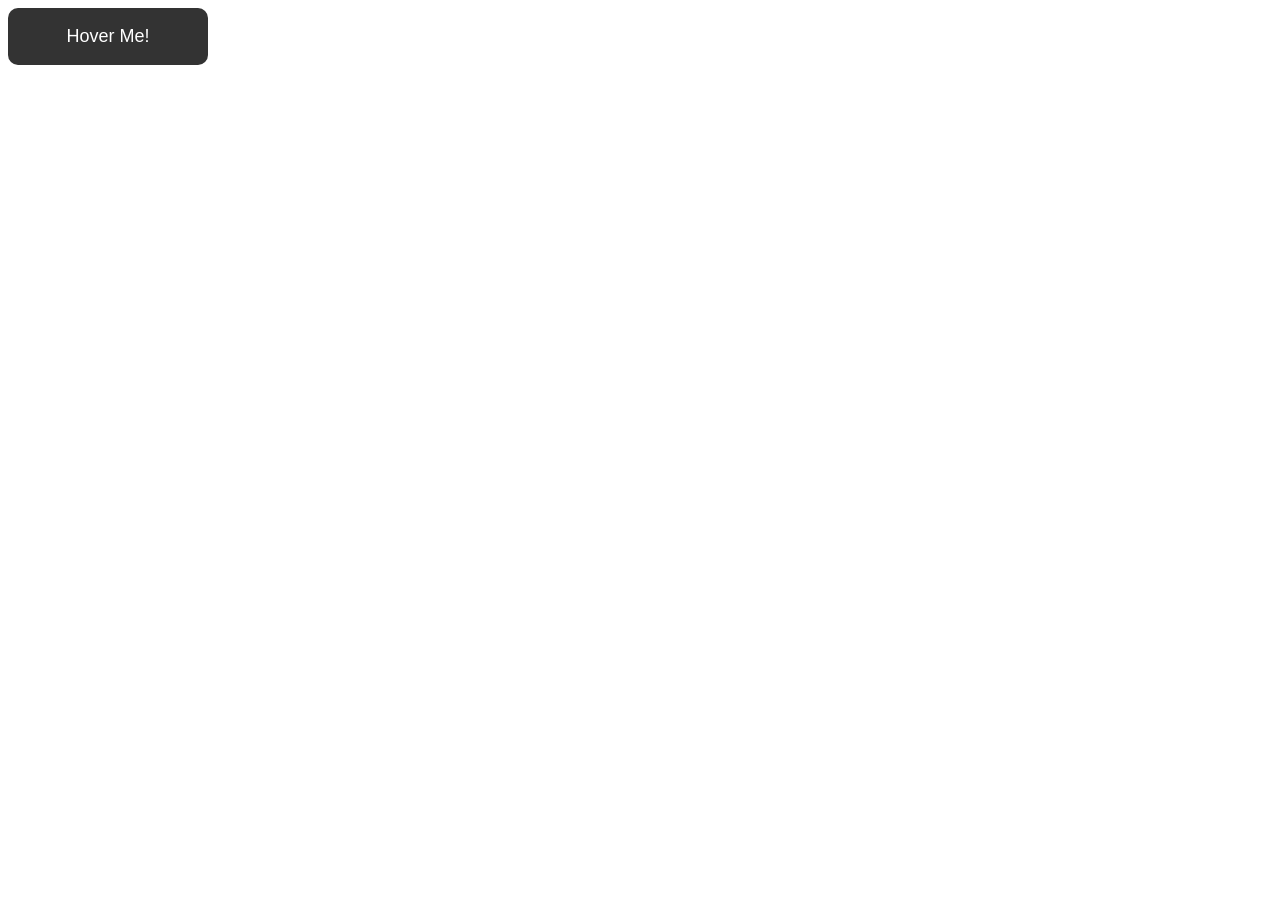
<file: buttons-animation.html>
<!DOCTYPE html>
<html lang="en">
<head>
    <meta charset="UTF-8">
    <meta name="viewport" content="width=device-width, initial-scale=1.0">
    <link rel="stylesheet" href="button.css">
    <title>Document</title>
</head>
<body>
    <button class="btn">Hover Me!</button>
    
</body>
</html>
</file>
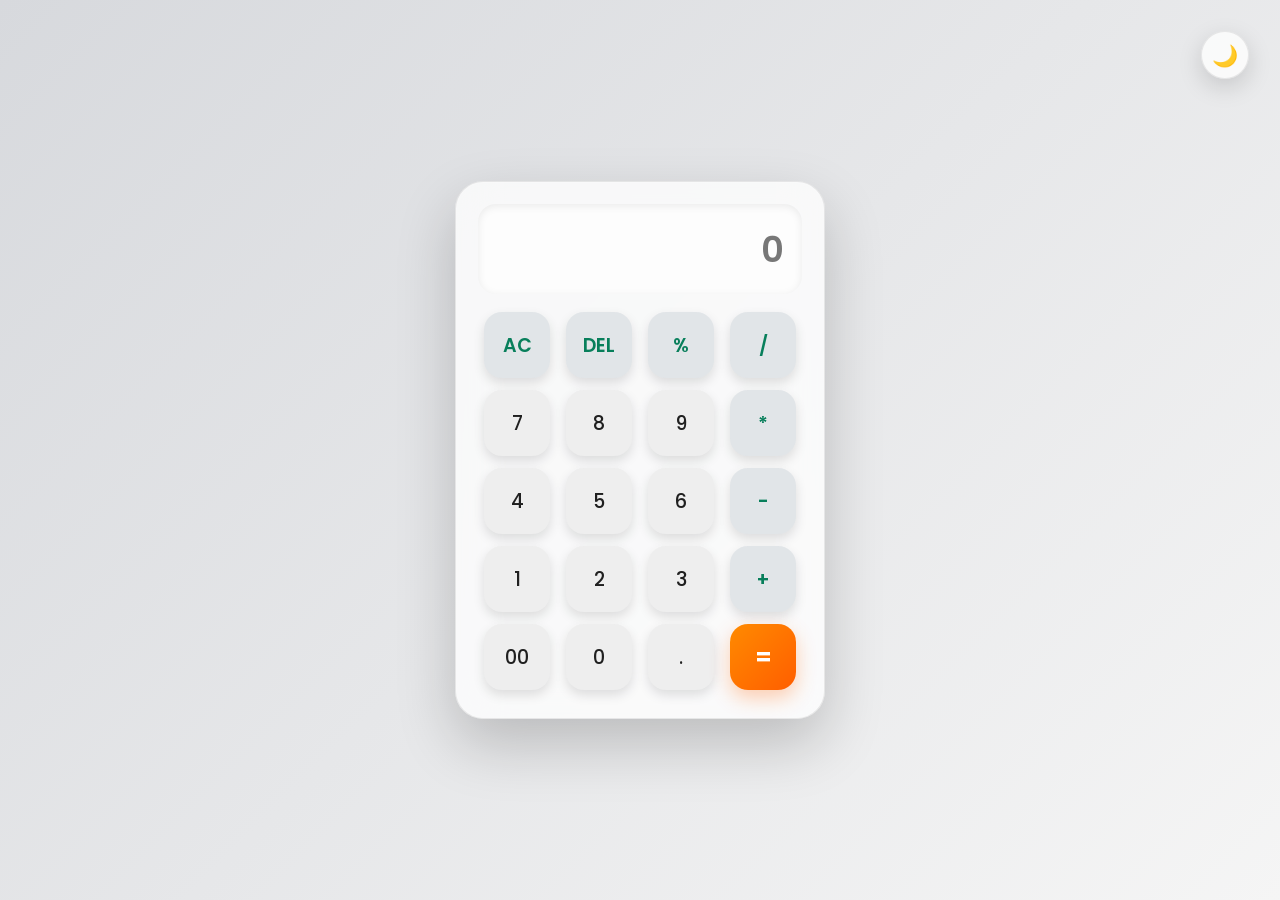
<file: calculator-app.html>
<!DOCTYPE html><html lang="en"><head>
    <meta charset="UTF-8">
    <meta name="viewport" content="width=device-width, initial-scale=1.0">
    <title>Professional Calculator</title><link rel="stylesheet" href="calculator.css">

</head><body>
<button class="theme-toggle" id="themeToggle" title="Change Theme">
    🌙
</button>

<div class="calculator">

  

    <input type="text" id="inputBox" placeholder="0" readonly>

    <div>
        <button class="operator">AC</button>
        <button class="operator">DEL</button>
        <button class="operator">%</button>
        <button class="operator">/</button>
    </div>

    <div>
        <button>7</button>
        <button>8</button>
        <button>9</button>
        <button class="operator">*</button>
    </div>

    <div>
        <button>4</button>
        <button>5</button>
        <button>6</button>
        <button class="operator">-</button>
    </div>

    <div>
        <button>1</button>
        <button>2</button>
        <button>3</button>
        <button class="operator">+</button>
    </div>

    <div>
        <button>00</button>
        <button>0</button>
        <button>.</button>
        <button class="equal1Btn">=</button>
    </div>

</div>

<script src="calculator.js"></script>

</body>
</html>
</file>
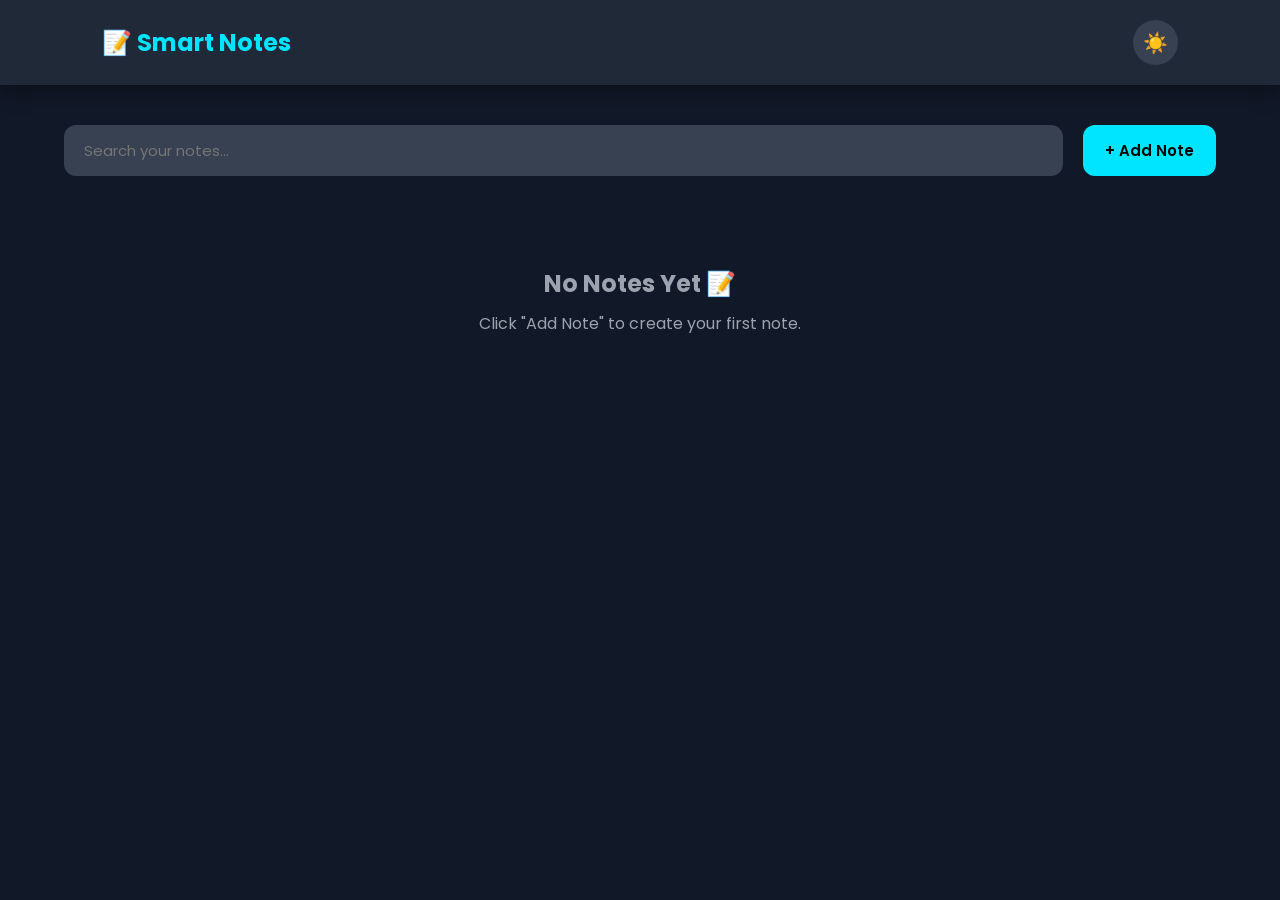
<file: note-app.html>
<!DOCTYPE html>
<html lang="en">
<head>
<meta charset="UTF-8">
<meta name="viewport" content="width=device-width, initial-scale=1.0">

<title>Smart Notes App</title>
<link rel="stylesheet" href="note.css">
<link href="https://fonts.googleapis.com/css2?family=Poppins:wght@400;500;600;700&display=swap" rel="stylesheet">
</head>

<body>

<header>

    <div class="logo">📝 Smart Notes</div>

    <div class="header-right">

        <button class="theme-btn" id="themeBtn">🌙</button>

    </div>

</header>


<div class="container">

    <div class="top">

        <div class="search-box">
            <input
                type="text"
                id="search"
                placeholder="Search your notes..."
            >
        </div>

        <button class="add-btn" id="addBtn">
            + Add Note
        </button>

    </div>


    <div class="notes-container" id="notesContainer">

    </div>

</div>


<!-- MODAL -->

<div class="modal" id="modal">

    <div class="modal-box">

        <h2 id="modalTitle">Add New Note</h2>

        <input
            type="text"
            id="noteTitle"
            placeholder="Note title..."
        >

        <textarea
            id="noteText"
            placeholder="Write your note..."
        ></textarea>


        <div class="modal-actions">

            <button class="cancel-btn" id="cancelBtn">
                Cancel
            </button>

            <button class="save-btn" id="saveBtn">
                Save Note
            </button>

        </div>

    </div>

</div>


<script src="note.js"></script>



</body>
</html>
</file>
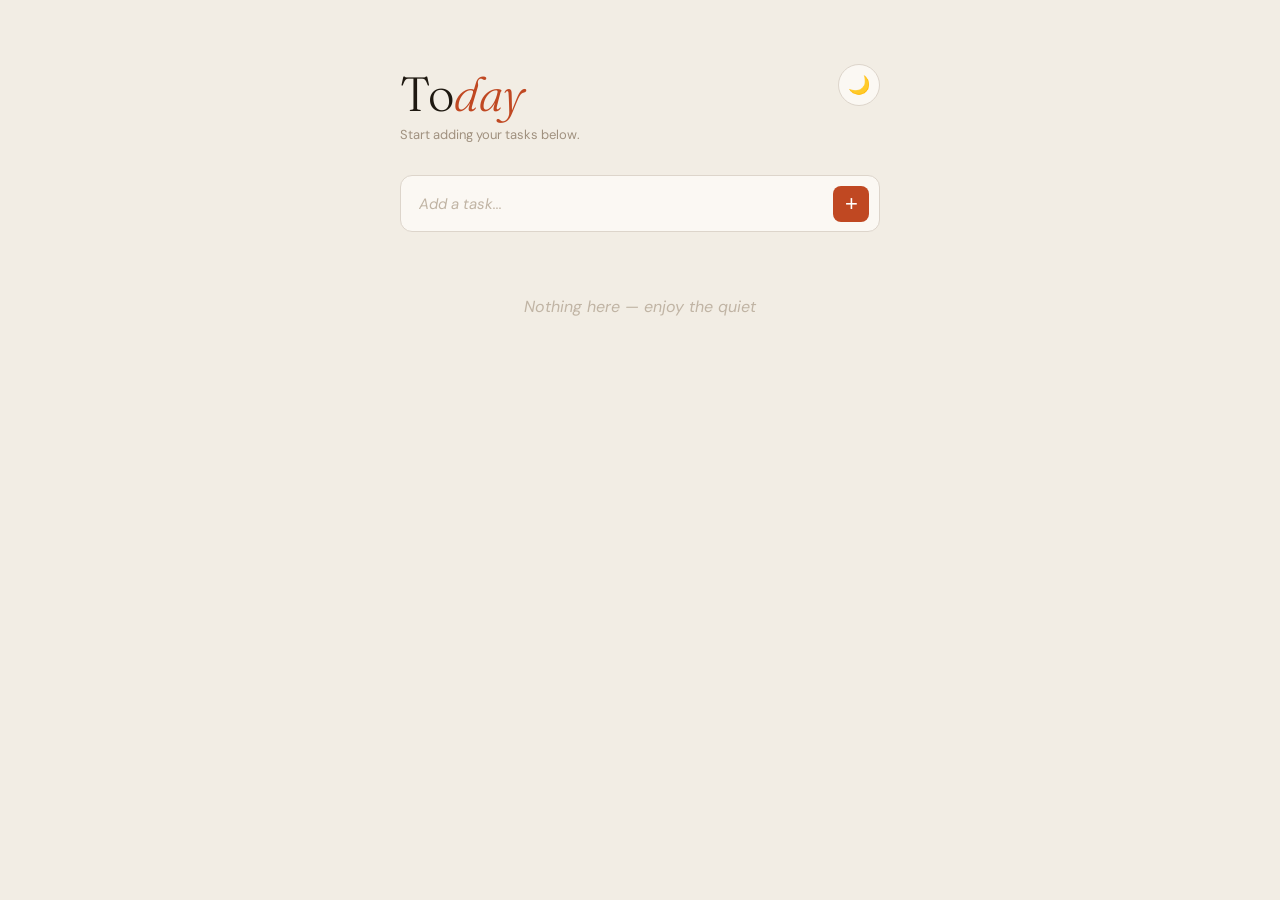
<file: todo-list.html>
<!DOCTYPE html>
<html lang="en">
<head>
    <meta charset="UTF-8">
    <meta name="viewport" content="width=device-width, initial-scale=1.0">
    <title>To Do List</title>
    
    <link rel="preconnect" href="https://fonts.googleapis.com">
    <link rel="preconnect" href="https://fonts.gstatic.com" crossorigin>
    
    <link href="https://fonts.googleapis.com/css2?family=DM+Sans:wght@400;500;600;700&family=Fraunces:opsz,wght@9..144,300;9..144,400&display=swap" rel="stylesheet">

    <link rel="stylesheet" href="todo.css">
</head>

<body>

    <div class="wrap">

        <div class="top-header">
            <div>
                <h1>To<i>day</i></h1>
                <p class="sub" id="sub">Start adding your tasks below.</p>
            </div>

            <button class="theme-btn" id="themeBtn">🌙</button>
        </div>

        <div class="input-row">
            <input type="text" id="inp" placeholder="Add a task..." maxlength="100">
            <button class="add" onclick="add()">+</button>
        </div>

        <ul id="list"></ul>

        <p class="empty" id="empty">Nothing here — enjoy the quiet</p>

    </div>

    <script src="todo.js"></script>

</body>
</html>
</file>
<file: button.css>
.btn{
    padding: 18px 40px;
    font-size: 18px;
    min-width: 200px;
    border: none;
    outline: none;
    color: #fff;
    cursor: pointer;
    position: relative;
    z-index: 0;
    border-radius: 12px;
}

.btn::after{
    content: "";
    z-index: -2;
    position: absolute;
    width: 100%;
    height: 100%;
    background-color: #333;
    left: 0;
    top: 0;
    border-radius: 10px;
}

.btn::before{
    content:"";
    background: linear-gradient(
        45deg,
        #ff0000, #ff7300, #fffb00, #48ff00,
        #00ffd5, #002bff, #ff00c8, #ff0000
    );
    position: absolute;
    top: -2px;
    left: -2px;
    background-size: 600%;
    background-position: 0 0;
    z-index: -1;
    width: calc(100% + 4px);
    height: calc(100% + 4px);
    filter: blur(15px);
    animation: glowing 20s linear infinite;
    transition: opacity .3s ease-in-out;
    border-radius: 10px;
    opacity: 0;
}

@keyframes glowing{
    0% {background-position:0 0;}
    50% {background-position:400% 0;}
    100% {background-position:0 0;}
}

.btn:hover::before{
    opacity: 1;
}

.btn:active::after{
    background: transparent;
}

.btn:active{
    color: #000;
    font-weight: bold;
}
</file>
<file: calculator.css>
@import url('https://fonts.googleapis.com/css2?family=Poppins:wght@400;500;600;700&display=swap');

* {
  margin: 0;
  padding: 0;
  box-sizing: border-box;
  font-family: 'Poppins', sans-serif;
  }

:root {
--body-bg: linear-gradient(135deg, #d7d9dd, #f5f5f5);
--calculator-bg: rgba(255, 255, 255, 0.75);
--calculator-border: rgba(0, 0, 0, 0.08);

--display-bg: rgba(255, 255, 255, 0.65);
--display-text: #171717;
--placeholder: #777;

--button-bg: #eeeeee;
--button-text: #202020;
--button-shadow: rgba(0, 0, 0, 0.12);

--operator-bg: #e1e5e8;
--operator-color: #087f5b;

--equal-bg: linear-gradient(135deg, #ff8a00, #ff5e00);
--equal-text: #ffffff;

--header-text: #222;
--pro-bg: #222;
--pro-text: #fff;

}

body.dark {
--body-bg: linear-gradient(135deg, #050505, #151a22);
--calculator-bg: rgba(20, 24, 30, 0.88);
--calculator-border: rgba(255, 255, 255, 0.12);

--display-bg: rgba(0, 0, 0, 0.25);
--display-text: #ffffff;
--placeholder: #aaa;

--button-bg: #20252d;
--button-text: #ffffff;
--button-shadow: rgba(255, 255, 255, 0.06);

--operator-bg: #252c35;
--operator-color: #6dee0a;

--equal-bg: linear-gradient(135deg, #ff8a00, #ff5e00);
--equal-text: #ffffff;

--header-text: #ffffff;
--pro-bg: #00a8ff;
--pro-text: #ffffff;

}

body {
width: 100%;
min-height: 100vh;

display: flex;
justify-content: center;
align-items: center;

background: var(--body-bg);

transition: background 0.4s ease;

}



.theme-toggle {
position: fixed;
top: 25px;
right: 25px;

width: 48px;
height: 48px;

border: 1px solid var(--calculator-border);
border-radius: 50%;

background: var(--calculator-bg);
color: var(--button-text);

font-size: 21px;

cursor: pointer;

box-shadow: 0 8px 25px rgba(0, 0, 0, 0.15);

transition: 0.3s ease;

}

.theme-toggle:hover {
transform: rotate(15deg) scale(1.08);
}

.theme-toggle:active {
transform: scale(0.9);
}



.calculator {
width: 370px;

padding: 22px;

border: 1px solid var(--calculator-border);
border-radius: 28px;

background: var(--calculator-bg);

backdrop-filter: blur(20px);
-webkit-backdrop-filter: blur(20px);

box-shadow:
    0 25px 60px rgba(0, 0, 0, 0.2),
    inset 0 1px 0 rgba(255, 255, 255, 0.15);

transition:
    background 0.4s ease,
    box-shadow 0.4s ease,
    border 0.4s ease;

}



.calculator-header {
display: flex;
justify-content: space-between;
align-items: center;

margin: 2px 5px 14px;

color: var(--header-text);

font-size: 17px;
font-weight: 600;

}

.calculator-header small {
padding: 4px 9px;

border-radius: 8px;

background: var(--pro-bg);
color: var(--pro-text);

font-size: 9px;
letter-spacing: 1px;

}



input {
width: 100%;
height: 90px;

border: none;
outline: none;

border-radius: 18px;

padding: 15px 18px;
margin-bottom: 12px;

background: var(--display-bg);

color: var(--display-text);

text-align: right;

font-size: 35px;
font-weight: 600;

box-shadow:
    inset 0 2px 8px rgba(0, 0, 0, 0.08);

transition: 0.3s ease;

}

input::placeholder {
color: var(--placeholder);
}




.calculator div:not(.calculator-header) {
display: flex;
justify-content: space-between;
}

button {
width: 66px;
height: 66px;

margin: 6px;

border: none;
border-radius: 18px;

background: var(--button-bg);
color: var(--button-text);

font-size: 19px;
font-weight: 500;

cursor: pointer;

box-shadow:
    0 5px 12px var(--button-shadow);

transition:
    transform 0.15s ease,
    box-shadow 0.15s ease,
    background 0.3s ease,
    color 0.3s ease;

}

button:hover {
transform: translateY(-3px);

box-shadow:
    0 9px 18px var(--button-shadow);

}

button:active {
transform: scale(0.90);
}




.operator {
background: var(--operator-bg);
color: var(--operator-color);
font-weight: 600;
}

/* Equal Button */

.equal1Btn {
background: var(--equal-bg);
color: var(--equal-text);

font-size: 23px;
font-weight: 700;

box-shadow:
    0 8px 20px rgba(255, 100, 0, 0.3);

}

.equal1Btn:hover {
box-shadow:
0 12px 25px rgba(255, 100, 0, 0.4);
}



@media (max-width: 430px) {

.calculator {
    width: calc(100% - 28px);
    padding: 18px;
}

button {
    width: 60px;
    height: 60px;

    margin: 5px;

    border-radius: 16px;
}

input {
    height: 82px;
    font-size: 30px;
}

.theme-toggle {
    top: 15px;
    right: 15px;
}

}
</file>
<file: note.css>
@import url('https://fonts.googleapis.com/css2?family=Poppins:wght@400;500;600;700&display=swap');
*
{
    margin:0;
    padding:0;
    box-sizing:border-box;
    font-family:'Poppins',sans-serif;
}

:root{
    --bg:#111827;
    --card:#1f2937;
    --text:#ffffff;
    --input:#374151;
    --accent:#00e5ff;
    --danger:#ff4d4d;
    --shadow:rgba(0,0,0,.4);
}

body.light{
    --bg:#f3f4f6;
    --card:#ffffff;
    --text:#111827;
    --input:#e5e7eb;
    --accent:#0077ff;
    --shadow:rgba(0,0,0,.15);
}

body{
    background:var(--bg);
    color:var(--text);
    min-height:100vh;
    transition:.4s;
}



header{
    display:flex;
    justify-content:space-between;
    align-items:center;
    padding:20px 8%;
    background:var(--card);
    box-shadow:0 5px 20px var(--shadow);
    position:sticky;
    top:0;
    z-index:100;
}

.logo{
    font-size:24px;
    font-weight:700;
    color:var(--accent);
}

.header-right{
    display:flex;
    align-items:center;
    gap:15px;
}

.theme-btn{
    width:45px;
    height:45px;
    border:none;
    border-radius:50%;
    background:var(--input);
    color:var(--text);
    font-size:20px;
    cursor:pointer;
    transition:.3s;
}

.theme-btn:hover{
    transform:rotate(25deg) scale(1.1);
}



.container{
    width:90%;
    max-width:1200px;
    margin:auto;
    padding:40px 0;
}



.top{
    display:flex;
    justify-content:space-between;
    align-items:center;
    gap:20px;
    margin-bottom:30px;
}

.search-box{
    flex:1;
    position:relative;
}

.search-box input{
    width:100%;
    padding:14px 20px;
    border:none;
    outline:none;
    border-radius:12px;
    background:var(--input);
    color:var(--text);
    font-size:15px;
}

.add-btn{
    border:none;
    padding:14px 22px;
    border-radius:12px;
    background:var(--accent);
    color:#000;
    font-weight:600;
    cursor:pointer;
    font-size:15px;
    transition:.3s;
}

.add-btn:hover{
    transform:translateY(-3px);
    box-shadow:0 8px 20px rgba(0,229,255,.3);
}



.notes-container{
    display:grid;
    grid-template-columns:repeat(auto-fit,minmax(250px,1fr));
    gap:20px;
}



.note{
    background:var(--card);
    padding:20px;
    border-radius:16px;
    box-shadow:0 8px 20px var(--shadow);
    transition:.3s;
    animation:fadeIn .4s ease;
    border:1px solid transparent;
}

.note:hover{
    transform:translateY(-7px);
    border-color:var(--accent);
}

.note h3{
    margin-bottom:10px;
    word-break:break-word;
}

.note p{
    color:#9ca3af;
    font-size:14px;
    line-height:1.6;
    word-break:break-word;
    margin-bottom:20px;
}



.note-buttons{
    display:flex;
    justify-content:space-between;
    gap:10px;
}

.note button{
    flex:1;
    border:none;
    padding:9px;
    border-radius:8px;
    cursor:pointer;
    font-weight:600;
    transition:.3s;
}

.edit-btn{
    background:var(--accent);
    color:#000;
}

.delete-btn{
    background:var(--danger);
    color:white;
}

.note button:hover{
    transform:scale(1.05);
}



.empty{
    text-align:center;
    grid-column:1/-1;
    margin-top:60px;
    color:#9ca3af;
}

.empty h2{
    margin-bottom:10px;
}



.modal{
    position:fixed;
    inset:0;
    background:rgba(0,0,0,.7);
    display:none;
    justify-content:center;
    align-items:center;
    padding:20px;
    z-index:1000;
}

.modal.active{
    display:flex;
}

.modal-box{
    width:100%;
    max-width:500px;
    background:var(--card);
    padding:25px;
    border-radius:20px;
    animation:popup .3s ease;
}

.modal-box h2{
    margin-bottom:20px;
}

.modal-box input,
.modal-box textarea{
    width:100%;
    border:none;
    outline:none;
    background:var(--input);
    color:var(--text);
    padding:14px;
    border-radius:10px;
    margin-bottom:15px;
    font-size:15px;
}

.modal-box textarea{
    height:150px;
    resize:none;
}

.modal-actions{
    display:flex;
    justify-content:flex-end;
    gap:10px;
}

.save-btn,
.cancel-btn{
    border:none;
    padding:11px 18px;
    border-radius:10px;
    cursor:pointer;
    font-weight:600;
}

.save-btn{
    background:var(--accent);
    color:#000;
}

.cancel-btn{
    background:#6b7280;
    color:white;
}



@keyframes fadeIn{

    from{
        opacity:0;
        transform:translateY(20px);
    }

    to{
        opacity:1;
        transform:translateY(0);
    }

}

@keyframes popup{

    from{
        opacity:0;
        transform:scale(.8);
    }

    to{
        opacity:1;
        transform:scale(1);
    }

}



@media(max-width:600px){

    header{
        padding:15px 5%;
    }

    .container{
        width:90%;
    }

    .top{
        flex-direction:column;
    }

    .search-box{
        width:100%;
    }

    .add-btn{
        width:100%;
    }

}
</file>
<file: todo.css>
* {
    box-sizing: border-box;
    margin: 0;
    padding: 0;
}

:root {
    --bg: #f2ede4;
    --text: #1e1810;
    --accent: #c04822;
    --sub-text: #a0917f;
    --input-bg: #fbf8f3;
    --border: #ddd5cb;
    --input-text: #1f1810;
    --placeholder: #c0b4a4;
    --done: #4a6761;
    --done-text: #b0a494;
}

body.dark {
    --bg: #111111;
    --text: #f5f5f5;
    --accent: #ff7043;
    --sub-text: #b0b0b0;
    --input-bg: #1c1c1c;
    --border: #333333;
    --input-text: #ffffff;
    --placeholder: #888888;
    --done: #527a72;
    --done-text: #888888;
}

body {
    font-family: 'DM Sans', sans-serif;
    background: var(--bg);
    min-height: 100vh;
    display: flex;
    justify-content: center;
    padding: 4rem 1rem;
    transition: background 0.3s ease;
}

.wrap {
    width: 100%;
    max-width: 480px;
}

.top-header {
    display: flex;
    justify-content: space-between;
    align-items: flex-start;
}

h1 {
    font-family: 'Fraunces', serif;
    font-weight: 300;
    font-size: 3rem;
    color: var(--text);
    margin-bottom: 0.2rem;
    transition: color 0.3s ease;
}

h1 i {
    color: var(--accent);
}

.sub {
    font-size: 13px;
    color: var(--sub-text);
    margin-bottom: 2rem;
}

.theme-btn {
    width: 42px;
    height: 42px;
    border: 1px solid var(--border);
    background: var(--input-bg);
    color: var(--text);
    border-radius: 50%;
    cursor: pointer;
    font-size: 18px;
    transition: 0.3s;
}

.theme-btn:hover {
    transform: rotate(20deg) scale(1.08);
}

.input-row {
    display: flex;
    background: var(--input-bg);
    border: 1px solid var(--border);
    border-radius: 12px;
    padding: 0.6rem;
    margin-bottom: 1rem;
    transition: 0.3s;
}

input {
    flex: 1;
    border: none;
    background: transparent;
    font-family: 'DM Sans', sans-serif;
    font-size: 15px;
    color: var(--input-text);
    outline: none;
    padding: 0 0.5rem;
}

input::placeholder {
    color: var(--placeholder);
    font-style: italic;
}

button.add {
    background: var(--accent);
    color: white;
    border: none;
    outline: none;
    border-radius: 8px;
    width: 36px;
    height: 36px;
    font-size: 22px;
    cursor: pointer;
    transition: background .15s, transform .1s;
}

button.add:hover {
    background: #a33a16;
}

button.add:active {
    transform: scale(0.93);
}

ul {
    list-style: none;
    max-height: 340px;
    overflow: auto;
    scrollbar-color: var(--border) transparent;
}

ul::-webkit-scrollbar {
    width: 4px;
}

ul::-webkit-scrollbar-thumb {
    background: var(--border);
    border-radius: 99px;
}

li {
    display: flex;
    align-items: center;
    gap: 0.75rem;
    padding: 0.85rem 0;
    border-bottom: 1px solid var(--border);
    animation: in .2s ease;
}

@keyframes in {
    from {
        opacity: 0;
        transform: translateY(-6px);
    }

    to {
        opacity: 1;
        transform: translateY(0);
    }
}

.box {
    width: 20px;
    height: 20px;
    border: 1.5px solid var(--placeholder);
    border-radius: 6px;
    cursor: pointer;
    display: grid;
    place-items: center;
    transition: all 0.2s;
    flex-shrink: 0;
}

li.done .box {
    background: var(--done);
    border-color: var(--done);
}

li.done .box::after {
    content: "✓";
    color: #fff;
    font-size: 12px;
    font-weight: 500;
}

li.done .txt {
    color: var(--done-text);
    text-decoration: line-through;
}

span.txt {
    flex: 1;
    font-size: 15px;
    color: var(--text);
    word-break: break-word;
}

button.del {
    background: none;
    border: none;
    color: var(--placeholder);
    cursor: pointer;
    font-size: 22px;
    line-height: 1;
    padding: 2px 4px;
    border-radius: 6px;
    opacity: 0;
    transition: opacity .15s, color .15s;
}

li:hover button.del {
    opacity: 1;
    color: var(--accent);
}

.empty {
    text-align: center;
    padding: 3rem 0;
    color: var(--placeholder);
    font-style: italic;
    display: none;
}
</file>
